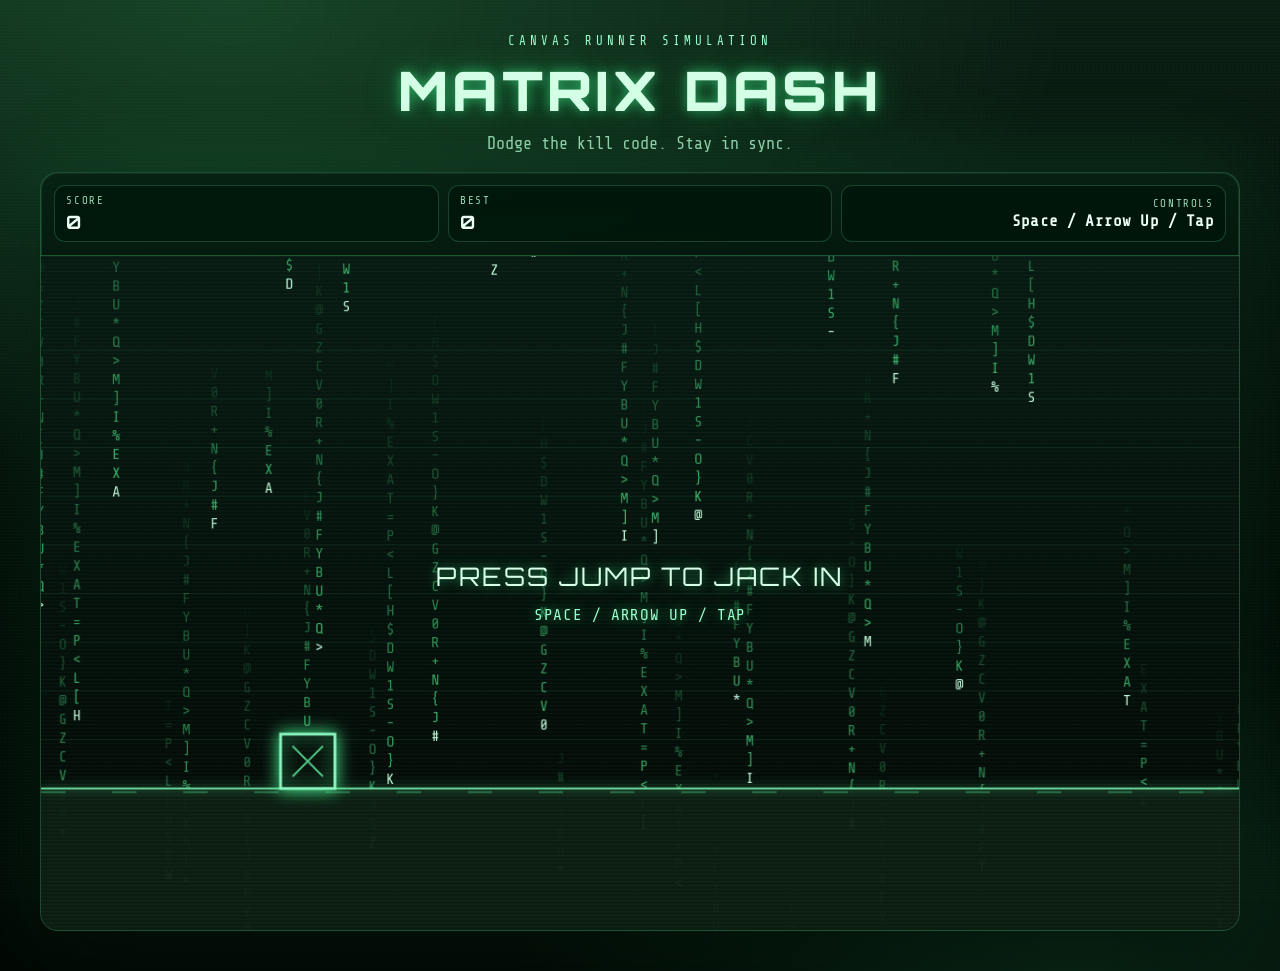
<file: matrix_dash/index.html>
<!doctype html>
<html lang="en">
<head>
  <meta charset="utf-8">
  <meta name="viewport" content="width=device-width, initial-scale=1">
  <title>Matrix Dash</title>
  <link rel="preconnect" href="https://fonts.googleapis.com">
  <link rel="preconnect" href="https://fonts.gstatic.com" crossorigin>
  <link href="https://fonts.googleapis.com/css2?family=Orbitron:wght@600;700;900&family=Share+Tech+Mono&display=swap" rel="stylesheet">
  <link rel="stylesheet" href="./styles.css">
</head>
<body>
  <div class="noise"></div>
  <main class="app">
    <header class="hero">
      <p class="eyebrow">Canvas Runner Simulation</p>
      <h1>Matrix Dash</h1>
      <p class="subtitle">
        Dodge the kill code. Stay in sync.
      </p>
    </header>

    <section class="game-shell">
      <div class="hud">
        <div class="panel">
          <span class="label">Score</span>
          <span id="scoreValue" class="value">0</span>
        </div>
        <div class="panel">
          <span class="label">Best</span>
          <span id="bestValue" class="value">0</span>
        </div>
        <div class="panel panel-wide">
          <span class="label">Controls</span>
          <span class="value value-small">Space / Arrow Up / Tap</span>
        </div>
      </div>

      <div class="canvas-frame" id="canvasFrame">
        <canvas id="gameCanvas" aria-label="Matrix Dash game canvas"></canvas>
        <div id="messageOverlay" class="message"></div>
        <button id="jumpButton" class="jump-button" type="button">JUMP</button>
      </div>
    </section>
  </main>
  <script src="./game.js"></script>
</body>
</html>
</file>
<file: matrix_dash/styles.css>
:root {
  --bg-0: #020804;
  --bg-1: #030d08;
  --bg-2: #0a1e12;
  --matrix-0: #57ff9d;
  --matrix-1: #2ecf74;
  --matrix-2: #98ffcc;
  --danger: #ff4559;
  --frame: rgba(113, 255, 168, 0.26);
  --panel: rgba(1, 22, 12, 0.82);
  --text-0: #d6ffe9;
  --text-1: #9ad8b4;
}

* {
  box-sizing: border-box;
}

html,
body {
  margin: 0;
  min-height: 100%;
}

body {
  font-family: "Share Tech Mono", monospace;
  color: var(--text-0);
  background:
    radial-gradient(1200px 700px at 18% 0%, rgba(82, 255, 145, 0.17), transparent 70%),
    radial-gradient(800px 500px at 84% 100%, rgba(50, 197, 110, 0.16), transparent 70%),
    linear-gradient(180deg, var(--bg-2), var(--bg-0) 72%);
  overflow-x: hidden;
}

.noise {
  position: fixed;
  inset: 0;
  pointer-events: none;
  background-image:
    repeating-linear-gradient(
      180deg,
      rgba(255, 255, 255, 0.02) 0 1px,
      transparent 1px 3px
    ),
    repeating-linear-gradient(
      90deg,
      rgba(140, 255, 180, 0.02) 0 1px,
      transparent 1px 4px
    );
  mix-blend-mode: screen;
  opacity: 0.45;
}

.app {
  width: min(1200px, 96vw);
  margin: 0 auto;
  padding: 2.1rem 0 2.5rem;
}

.hero {
  text-align: center;
  margin-bottom: 1.2rem;
  animation: boot-in 650ms ease-out both;
}

.eyebrow {
  margin: 0 0 0.5rem;
  letter-spacing: 0.25rem;
  text-transform: uppercase;
  color: var(--matrix-2);
  font-size: 0.78rem;
}

h1 {
  margin: 0;
  font-family: "Orbitron", "Share Tech Mono", monospace;
  font-weight: 900;
  letter-spacing: 0.08em;
  text-transform: uppercase;
  font-size: clamp(1.6rem, 5vw, 3.4rem);
  color: #d4ffe6;
  text-shadow:
    0 0 12px rgba(67, 255, 149, 0.52),
    0 0 32px rgba(44, 224, 120, 0.36);
}

.subtitle {
  margin: 0.62rem auto 0;
  max-width: 42ch;
  color: var(--text-1);
  font-size: clamp(0.95rem, 2.2vw, 1.05rem);
}

.game-shell {
  position: relative;
  border: 1px solid var(--frame);
  border-radius: 18px;
  background: linear-gradient(180deg, rgba(3, 26, 14, 0.78), rgba(1, 8, 5, 0.92));
  box-shadow:
    0 0 0 1px rgba(124, 255, 174, 0.18) inset,
    0 30px 80px rgba(0, 0, 0, 0.6),
    0 0 90px rgba(42, 224, 121, 0.18);
  overflow: hidden;
  animation: rise-up 700ms 120ms ease-out both;
}

.hud {
  display: grid;
  grid-template-columns: repeat(3, minmax(0, 1fr));
  gap: 0.55rem;
  padding: 0.8rem;
  background: linear-gradient(180deg, rgba(8, 36, 20, 0.62), rgba(5, 25, 14, 0.17));
  border-bottom: 1px solid rgba(102, 255, 164, 0.24);
}

.panel {
  min-height: 3.2rem;
  display: flex;
  flex-direction: column;
  justify-content: center;
  padding: 0.5rem 0.72rem;
  border: 1px solid rgba(110, 255, 170, 0.2);
  border-radius: 11px;
  background: var(--panel);
}

.panel:nth-child(1) {
  animation: fade-slide 560ms 200ms both ease;
}

.panel:nth-child(2) {
  animation: fade-slide 560ms 280ms both ease;
}

.panel:nth-child(3) {
  animation: fade-slide 560ms 360ms both ease;
}

.label {
  text-transform: uppercase;
  letter-spacing: 0.1rem;
  color: var(--text-1);
  font-size: 0.68rem;
}

.value {
  margin-top: 0.15rem;
  color: #edfff6;
  font-family: "Orbitron", "Share Tech Mono", monospace;
  font-size: 1.15rem;
  font-weight: 700;
}

.value-small {
  font-size: clamp(0.78rem, 2vw, 1rem);
  letter-spacing: 0.01rem;
  font-family: "Share Tech Mono", monospace;
}

.panel-wide {
  align-items: flex-end;
}

.canvas-frame {
  position: relative;
  aspect-ratio: 16 / 9;
  width: 100%;
  background: #020905;
}

#gameCanvas {
  width: 100%;
  height: 100%;
  display: block;
}

.message {
  position: absolute;
  left: 50%;
  top: 50%;
  transform: translate(-50%, -50%);
  text-align: center;
  width: min(88%, 760px);
  color: #d7ffe8;
  font-family: "Orbitron", "Share Tech Mono", monospace;
  font-size: clamp(1rem, 2.2vw, 1.6rem);
  letter-spacing: 0.08em;
  line-height: 1.45;
  text-shadow: 0 0 12px rgba(67, 255, 149, 0.62);
  pointer-events: none;
  transition: opacity 220ms ease, transform 220ms ease;
}

.message.hidden {
  opacity: 0;
  transform: translate(-50%, -54%);
}

.message .hint {
  display: block;
  margin-top: 0.6rem;
  font-family: "Share Tech Mono", monospace;
  font-size: clamp(0.82rem, 1.8vw, 1rem);
  letter-spacing: 0.04em;
  color: var(--matrix-2);
}

.jump-button {
  position: absolute;
  right: 0.8rem;
  bottom: 0.8rem;
  width: clamp(84px, 18vw, 120px);
  aspect-ratio: 1;
  border-radius: 999px;
  border: 1px solid rgba(132, 255, 184, 0.38);
  background:
    radial-gradient(circle at 50% 36%, rgba(124, 255, 175, 0.27), rgba(4, 28, 14, 0.88));
  color: #e4fff0;
  font-family: "Orbitron", "Share Tech Mono", monospace;
  font-size: clamp(0.9rem, 3vw, 1.05rem);
  letter-spacing: 0.08em;
  box-shadow:
    0 0 16px rgba(89, 255, 152, 0.35),
    0 6px 22px rgba(0, 0, 0, 0.4);
  touch-action: manipulation;
  user-select: none;
  display: none;
}

.jump-button:active {
  transform: scale(0.96);
}

@media (hover: none), (pointer: coarse) {
  .jump-button {
    display: block;
  }
}

@media (max-width: 900px) {
  .app {
    width: min(1200px, 98vw);
    padding-top: 1.2rem;
  }

  .hud {
    grid-template-columns: 1fr 1fr;
  }

  .panel-wide {
    grid-column: 1 / -1;
    align-items: flex-start;
  }
}

@keyframes boot-in {
  from {
    opacity: 0;
    transform: translateY(-9px);
    filter: blur(2px);
  }
  to {
    opacity: 1;
    transform: translateY(0);
    filter: blur(0);
  }
}

@keyframes rise-up {
  from {
    opacity: 0;
    transform: translateY(10px);
  }
  to {
    opacity: 1;
    transform: translateY(0);
  }
}

@keyframes fade-slide {
  from {
    opacity: 0;
    transform: translateY(6px);
  }
  to {
    opacity: 1;
    transform: translateY(0);
  }
}
</file>
